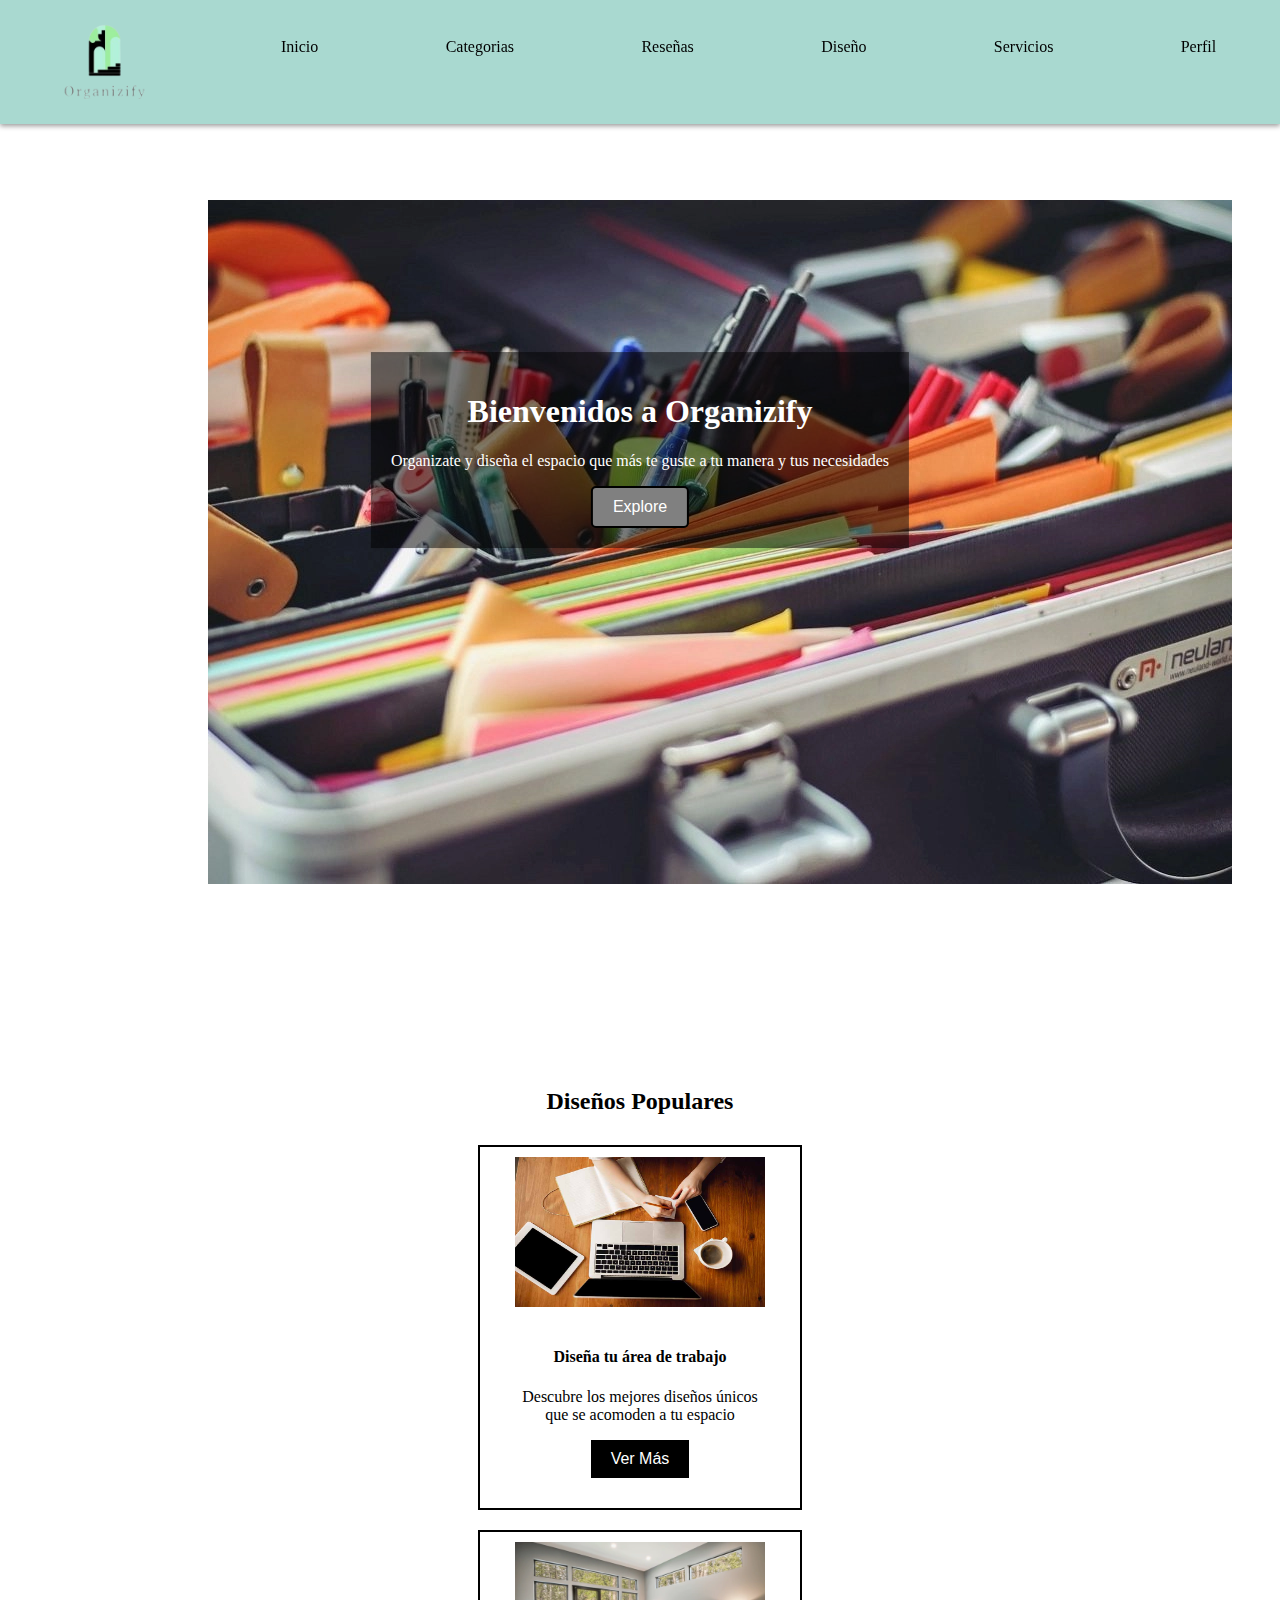
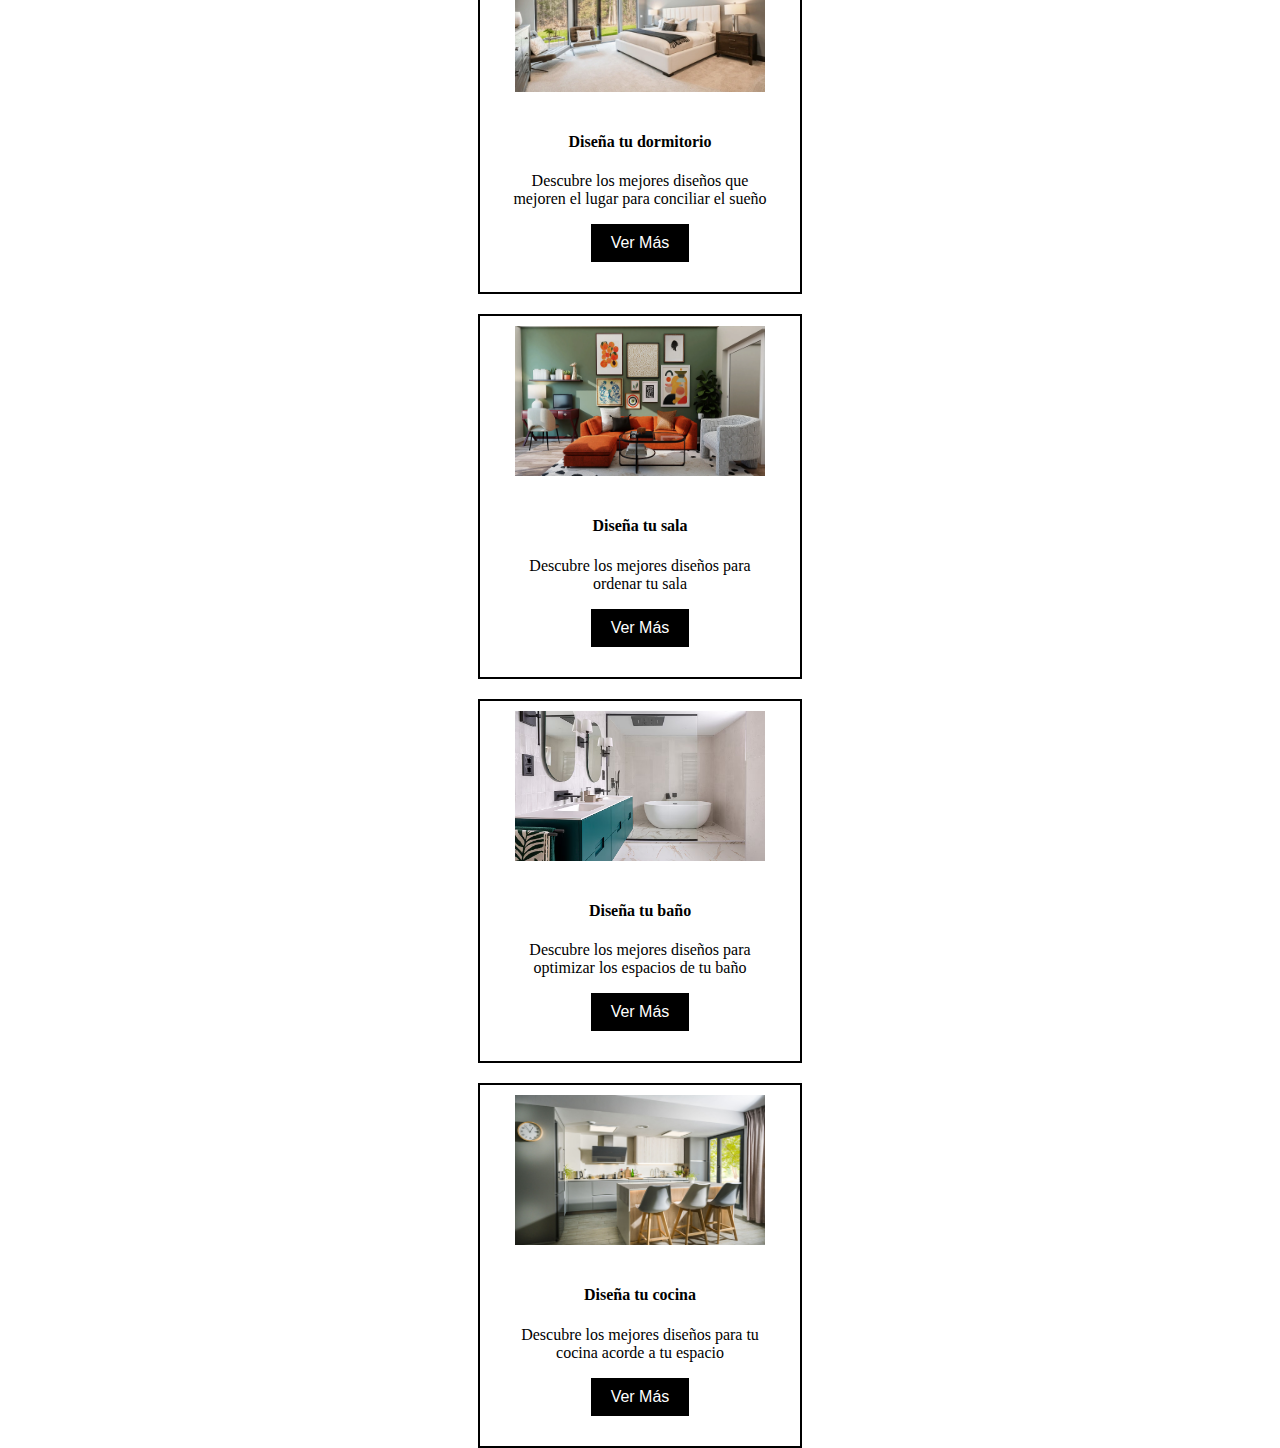
<file: public/index.html>
<!DOCTYPE html>
<html lang="en">
<head>
    <meta charset="UTF-8">
    <meta name="viewport" content="width=device-width, initial-scale=1.0">
    <title>Organizify</title>
    <link rel="stylesheet" href="../public/assets/styles/organizify.css">
</head>
<body>

 <nav> 
 <ul class="menu">
    <a class="logo"><img height="100"

        width="120"
      
        src="../public/assets/images/empresa.png"
      
        alt=""/>
    </a> 
 <li><a href="#">Inicio</a></li>
 <li><a href="categorias.html">Categorias</a></li>
 <li><a href="reseñas.html">Reseñas</a></li>
 <li><a href="diseños.html">Diseño</a></li>
 <li><a href="servicios.html">Servicios</a></li>
 <li><a href="perfil.html">Perfil</a></li>
 
 </ul>
 </nav>
 


   <div class="container">
    <img src='../public/assets/images/efecto.webp' alt="">
    <div class="texto">
    <h1>Bienvenidos a Organizify</h1>
    <p>Organizate y diseña el espacio 
    que más te guste a tu manera y tus necesidades</p>
    <center><button>Explore</button><center>
   </div>
   </div>



   <section class="conjunto_imagen">
    <h2 class="section_header"><center>Diseños Populares</center></h2>
<div class="popular_grid">

    <div class="popular_card">
        <img src="../public/assets/images/area.jpg" alt="">
        <div class="popular_content">
        <div class="popular_card_header">
         <h4>Diseña tu área de trabajo</h4>
        </div>
        <p>Descubre los mejores diseños únicos
            que se acomoden a tu espacio
        </p>
        <button>Ver Más</button>
        </div>
    </div>

<div class="popular_card">
        <img src="../public/assets/images/dormitorio.webp" alt="">
        <div class="popular_content">
        <div class="popular_card_header">
         <h4>Diseña tu dormitorio</h4>
        </div>
        <p>Descubre los mejores diseños que mejoren
            el lugar para conciliar el sueño
        </p>
        <button>Ver Más</button>
        </div>
    </div>

    <div class="popular_card">
        <img src="../public/assets/images/sala.webp" alt="">
        <div class="popular_content">
        <div class="popular_card_header">
         <h4>Diseña tu sala</h4>
        </div>
        <p>Descubre los mejores diseños para ordenar tu sala
        </p>
        <button>Ver Más</button>
        </div>
    </div>

    <div class="popular_card">
        <img src="../public/assets/images/baño.avif" alt="">
        <div class="popular_content">
        <div class="popular_card_header">
         <h4>Diseña tu baño</h4>
        </div>
        <p>Descubre los mejores diseños para optimizar
            los espacios de tu baño
        </p>
        <button>Ver Más</button>
        </div>
    </div>

    <div class="popular_card">
        <img src="../public/assets/images/cocina.jpg" alt="">
        <div class="popular_content">
        <div class="popular_card_header">
         <h4>Diseña tu cocina</h4>
        </div>
        <p>Descubre los mejores diseños para tu cocina
            acorde a tu espacio
        </p>
        <button>Ver Más</button>
        </div>
    </div>

</div>
   
</section>



</body>
</html>
</file>
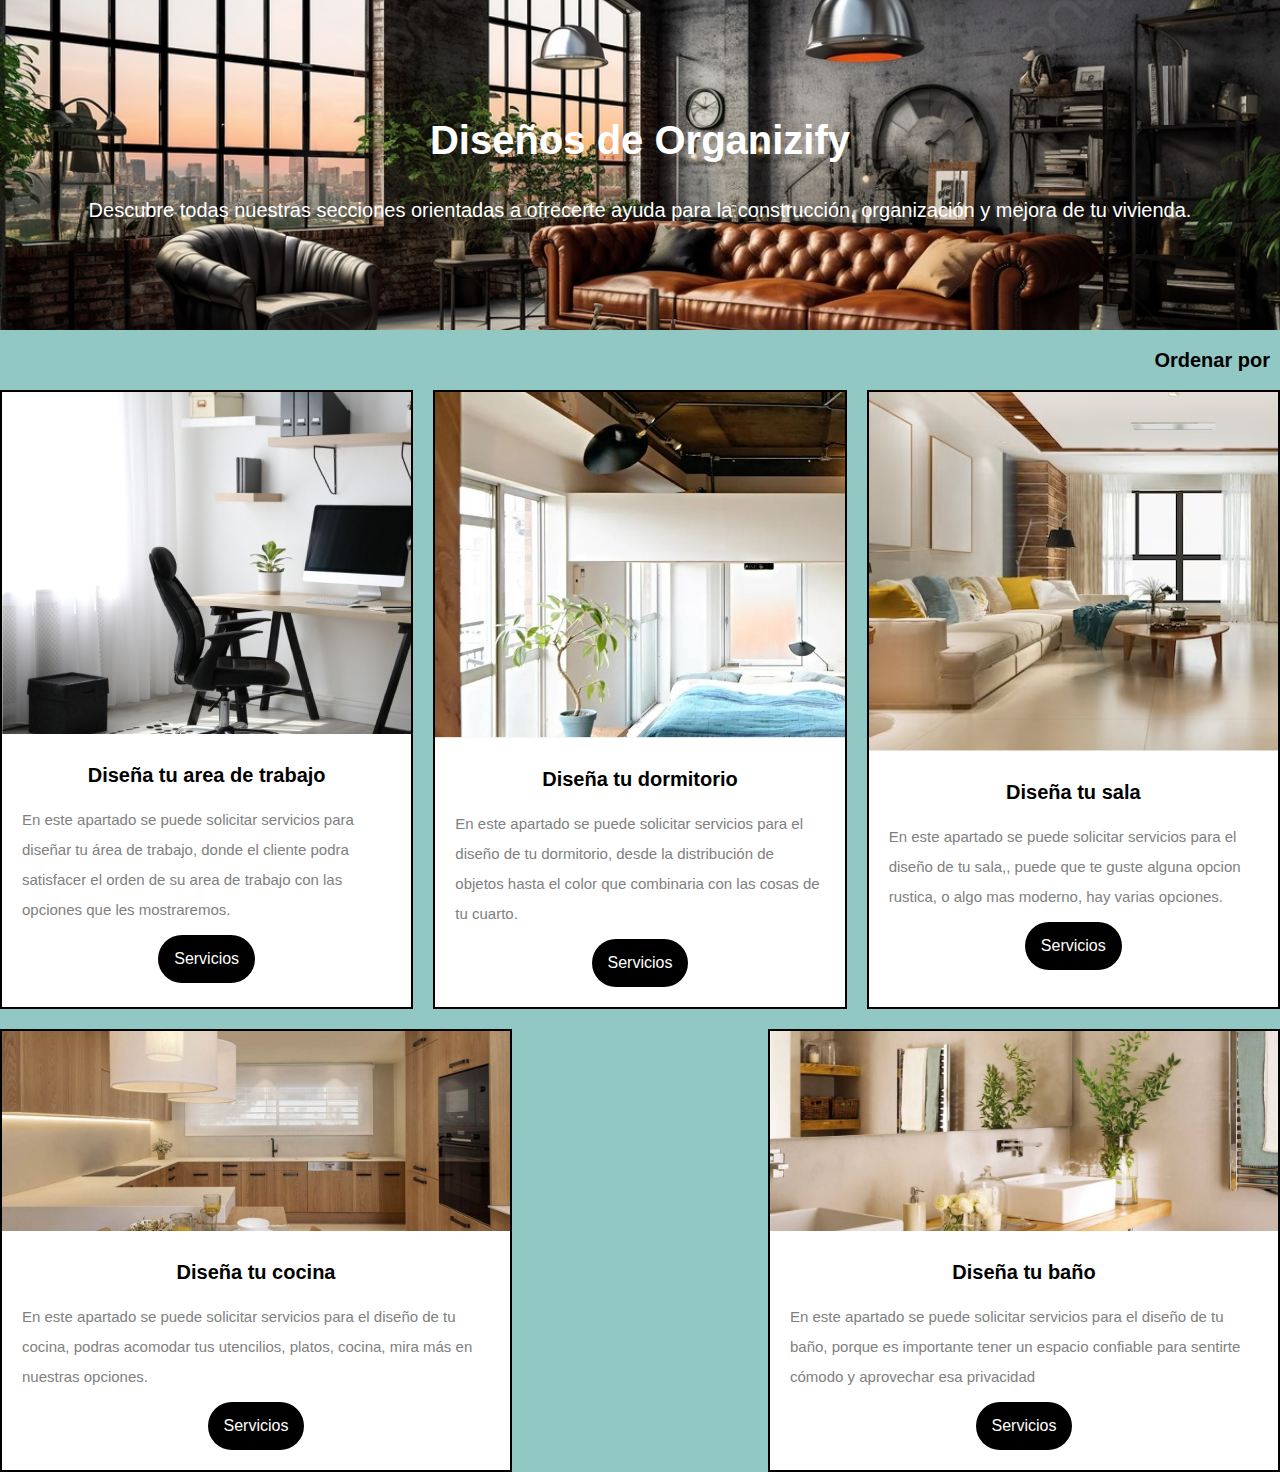
<file: public/diseños.html>
<!DOCTYPE html>
<html lang="es">
<head>
    <meta charset="UTF-8">
    <meta name="viewport" content="width=device-width, initial-scale=1.0">
    <title>Diseños</title>
    <link rel="stylesheet" href="../public/assets/styles/diseño.css">
</head>
<body>

<!--ENCABEZADO-->
    <header class="Container_Titulo">
        <h1>Diseños de Organizify</h1>
        <p>Descubre todas nuestras secciones orientadas a ofrecerte ayuda para la construcción, organización y mejora de tu vivienda. </p>
    </header>

    <div id="Filtros">
        <div class="Container_Filtros">
            <div class="texto_filtros">
                <h2>Ordenar por </h2>
            </div>
        </div>
    </div>

<!--contenedor principal-->
    <main class="container_diseños">
        <!-- seccion de contenido-->
        <section id="Categorias" class="texto_categorias">

            <!--categorías-->

            <!--categoría 1-->
            <article class="col-xs-12-sm-6 col-md-4 cold-xl-3">
                <picture>
                    <img class="imagen" src="../public/assets/images/diseñatuareadetrabajo.jpg"alt="Interiores">
                </picture>
                <h4>Diseña tu area de trabajo</h4>
                    <p class="descripcion">En este apartado se puede solicitar servicios para diseñar tu área de trabajo, donde el cliente podra satisfacer el orden de su area de trabajo con las opciones que les mostraremos.</p>
                    <a href="" class="btn btn-light"><i class="bi bi-patch-plus-fill"></i>Servicios</a>
            </article>

            <!--categoría 2-->
            <article class="col-xs-12-sm-6 col-md-4 cold-xl-3">
                <picture>
                    <img class="imagen" src="../public/assets/images/diseñatudormitorio.jpg"alt="Interiores">
                </picture>
                <h4>Diseña tu dormitorio</h4>
                    <p class="descripcion">En este apartado se puede solicitar servicios para el diseño de tu dormitorio, desde la distribución de objetos hasta el color que combinaria con las cosas de tu cuarto.</p>
                    <a href="" class="btn btn-light"><i class="bi bi-patch-plus-fill"></i>Servicios</a>
            </article>

            <!--categoría 3-->
            <article class="col-xs-12-sm-6 col-md-4 cold-xl-3">
                <picture>
                    <img class="imagen" src="../public/assets/images/diseñatusala.jpg"alt="Interiores">
                </picture>
                <h4>Diseña tu sala</h4>
                    <p class="descripcion">En este apartado se puede solicitar servicios para el diseño de tu sala,, puede que te guste alguna opcion rustica, o algo mas moderno, hay varias opciones.</p>
                    <a href="" class="btn btn-light"><i class="bi bi-patch-plus-fill"></i>Servicios</a>
            </article>

            <!--categoría 4-->
            <article class="col-xs-12-sm-6 col-md-4 cold-xl-3">
                <picture>
                    <img class="img-product" src="../public/assets/images/diseñatucocina.jpg" alt="Diseña tu cocina">
                </picture>
                <h4>Diseña tu cocina</h4>
                    <p class="descripcion">En este apartado se puede solicitar servicios para el diseño de tu cocina, podras acomodar tus utencilios, platos, cocina, mira más en nuestras opciones.</p>
                    <a href="" class="btn btn-light"><i class="bi bi-patch-plus-fill"></i>Servicios</a>
            </article>

            <!--categoría 5-->
            <article class="col-xs-12-sm-6 col-md-4 cold-xl-3">
                <picture>
                    <img class="img-product" src="../public/assets/images/diseñatubaño.jpg" alt="Diseña tu baño">
                </picture>
                <h4>Diseña tu baño</h4>
                    <p class="descripcion">En este apartado se puede solicitar servicios para el diseño de tu baño, porque es importante tener un espacio confiable para sentirte cómodo y aprovechar esa privacidad </p>
                    <a href="" class="btn btn-light"><i class="bi bi-patch-plus-fill"></i>Servicios</a>
            </article>
        </section>
    </main>

</body>
</html>
</file>
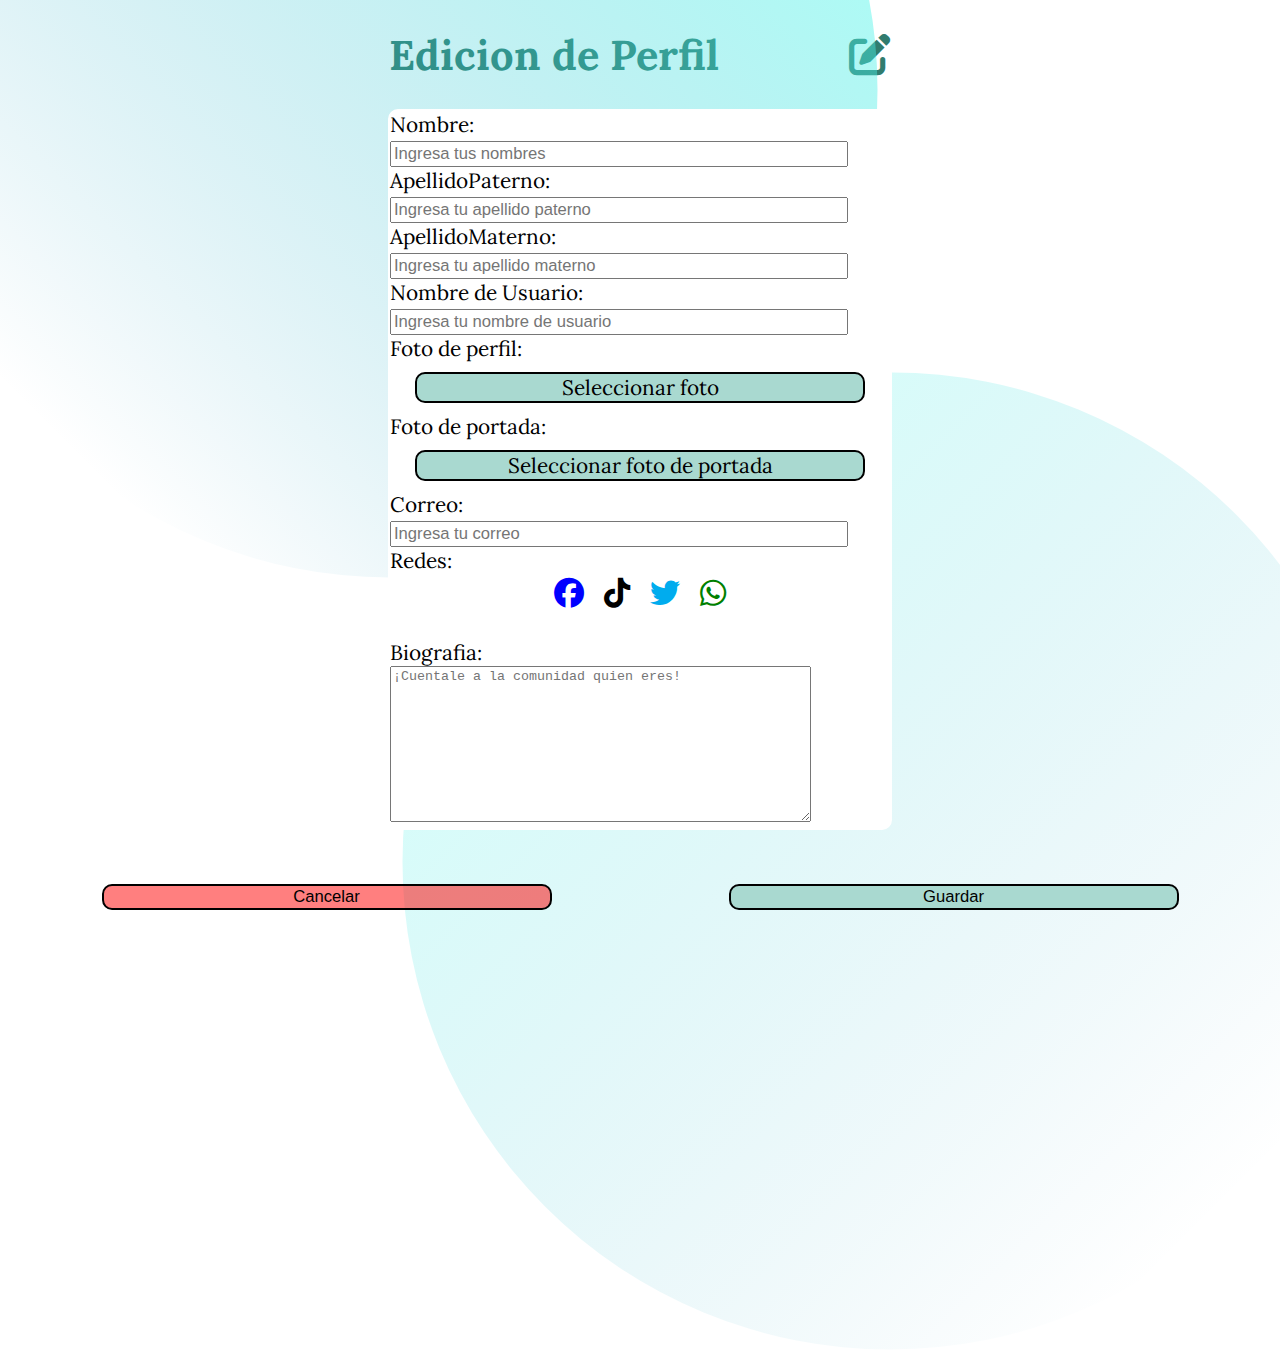
<file: public/editarperfil.html>
<!DOCTYPE html>
<html lang="en">
<head>
    <meta charset="UTF-8">
    <meta name="viewport" content="width=device-width, initial-scale=1.0">
    <link rel="preconnect" href="https://fonts.googleapis.com">
    <link rel="preconnect" href="https://fonts.gstatic.com" crossorigin>
    <link href="https://fonts.googleapis.com/css2?family=Lora:ital,wght@0,400..700;1,400..700&display=swap" rel="stylesheet">
    <link rel="stylesheet" href="../public/assets/styles/styleperfil.css">
    <link rel="stylesheet" href="https://cdnjs.cloudflare.com/ajax/libs/font-awesome/6.5.2/css/all.min.css">
    <script src="../public/assets/scripts/EditarPerfil.js" type="text/javascript"></script>

    <title>editar perfil</title>
</head>
<body>
    <h1>Edicion de Perfil <span><i class="fa-solid fa-pen-to-square"></i></span></h1>

    <img src="../public/assets/images/top-circle.svg" alt="" class="bg_image bg_image_top" />
    <img src="../public/assets/images/bottom-circle.svg" alt="" class="bg_image bg_image_bottom"/>
    

    <form  name="editar"   class="edit" action="/formulario" method="get">
        <!-- Action tiene la direccion de nuestro servidor para guardar datos-->
        <label for="nombre">Nombre:</label>
        <input type="text" id="nombre" name="nombre" placeholder="Ingresa tus nombres"/>
        <br>
        <label for="apellido1">ApellidoPaterno:</label>
        <input type="text" id="apellido1" name="apellido1" placeholder="Ingresa tu apellido paterno"/>
        <br>
        <label for="apellido2">ApellidoMaterno:</label>
        <input type="text" id="apellido2" name="apellido2" placeholder="Ingresa tu apellido materno"/>
        <br>
        <label for="nombreusuario">Nombre de Usuario:</label>
        <input type="text" id="nombreusuario" name="nombreusuario" placeholder="Ingresa tu nombre de usuario"/>
        <br>
        <label for="foto">Foto de perfil:</label>
        <p class="b3">Seleccionar foto</p>
        
        <label for="foto">Foto de portada:</label>
        <span><p class="b4">Seleccionar foto de portada</p></span>
        
        <label for="correo">Correo:</label>
        <input type="text" id="correo" name="correo" placeholder="Ingresa tu correo"/>
        <br>
        <label for="redes">Redes:
            <div class="iconos">
                <a href="#" class="f"><i class="fa-brands fa-facebook"></i></a>
                <a href="#" class="tt"><i class="fa-brands fa-tiktok"></i></a>
                <a href="#" class="t"><i class="fa-brands fa-twitter"></i></a>
                <a href="#" class="w"><i class="fa-brands fa-whatsapp"></i></a>  
            </div>
        </label>
        
        <br>
        <label for="bio">Biografia:</label>
        <textarea  rows ="10" cols="50" id="bio" placeholder="¡Cuentale a la comunidad quien eres!" name="bio"></textarea>
        <br>
    </form>

    <div class="contenedor">

        <input  class="b1" type="button"  value="Cancelar" >
        <input  class="b2" type="button"  value="Guardar"
                   onclick="Guardar()" >
    </div>

    
</body>
</html>
</file>
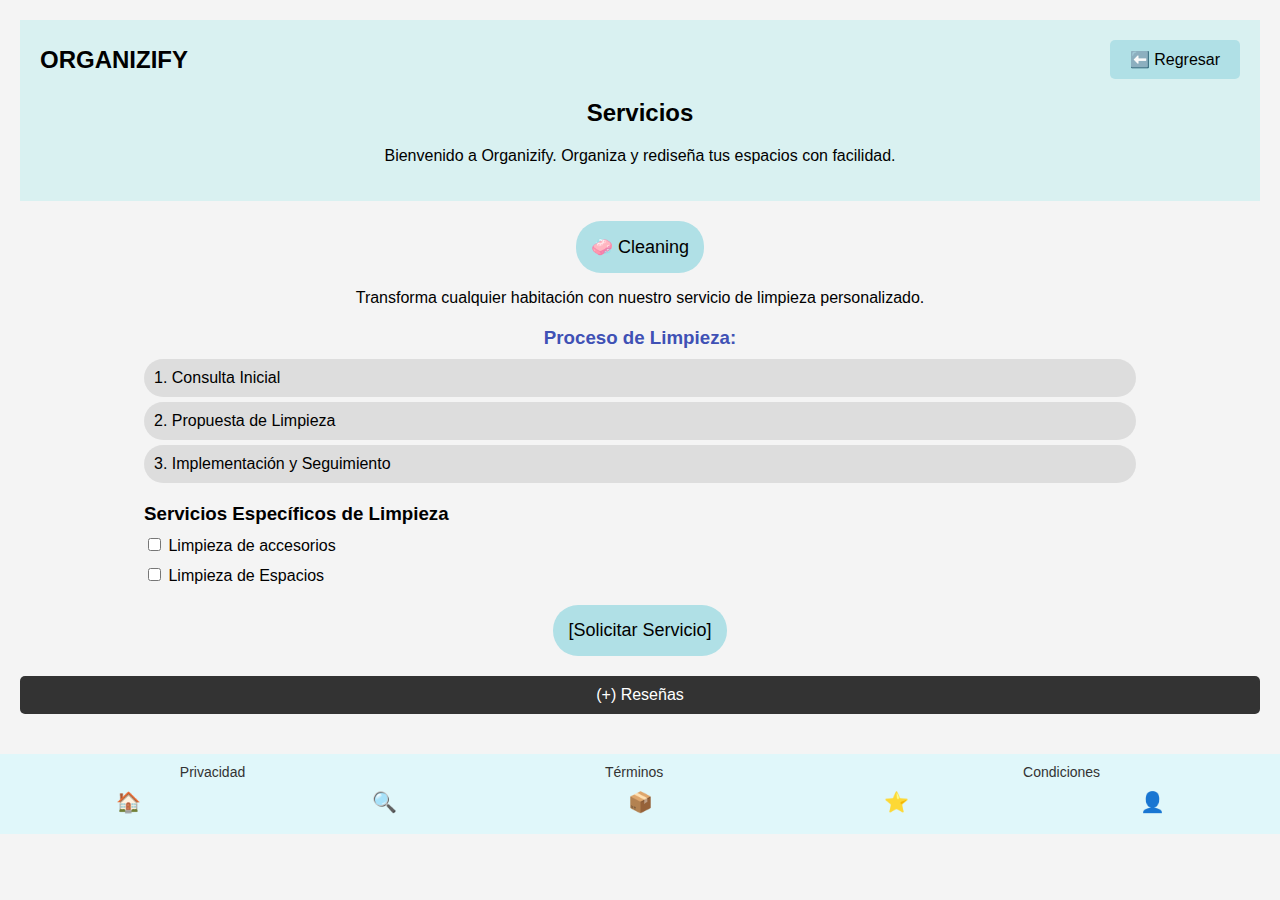
<file: public/limpieza.html>
<!DOCTYPE html>
<html lang="es">
<head>
    <meta charset="UTF-8">
    <meta name="viewport" content="width=device-width, initial-scale=1.0">
    <title>Cleaning</title>
    <link rel="stylesheet" href="../public/assets/styles/styleLimpieza.css">
</head>
<body>
    <div class="container">
        <div class="header">
            <div class="top-bar">
                <h1>ORGANIZIFY</h1>
                <a href="servicios.html" class="back-button">⬅️ Regresar</a>
            </div>
            <h2>Servicios</h2>
            <p>Bienvenido a Organizify. Organiza y rediseña tus espacios con facilidad.</p>
        </div>
        
        <div class="service-overview">
            <button class="service-main-button">🧼 Cleaning</button>
            <p>Transforma cualquier habitación con nuestro servicio de limpieza personalizado.</p>
            
            <div class="process">
                <h3>Proceso de Limpieza:</h3>
                <button class="process-step">1. Consulta Inicial</button>
                <button class="process-step">2. Propuesta de Limpieza</button>
                <button class="process-step">3. Implementación y Seguimiento</button>
            </div>

            <div class="specific-services">
                <h3>Servicios Específicos de Limpieza</h3>
                <label><input type="checkbox"> Limpieza de accesorios</label>
                <label><input type="checkbox"> Limpieza de Espacios</label>
            </div>
        </div>

        <button class="request-service-button">[Solicitar Servicio]</button>

        <a href="#" class="reviews-button">(+) Reseñas</a>

    </div>

    <footer>
        <nav>
            <ul>
                <li><a href="#">Privacidad</a></li>
                <li><a href="#">Términos</a></li>
                <li><a href="#">Condiciones</a></li>
            </ul>
        </nav>
        <div class="footer-icons">
            <span>🏠</span>
            <span>🔍</span>
            <span>📦</span>
            <span>⭐</span>
            <span>👤</span>
        </div>
    </footer>
</body>
</html>
</file>
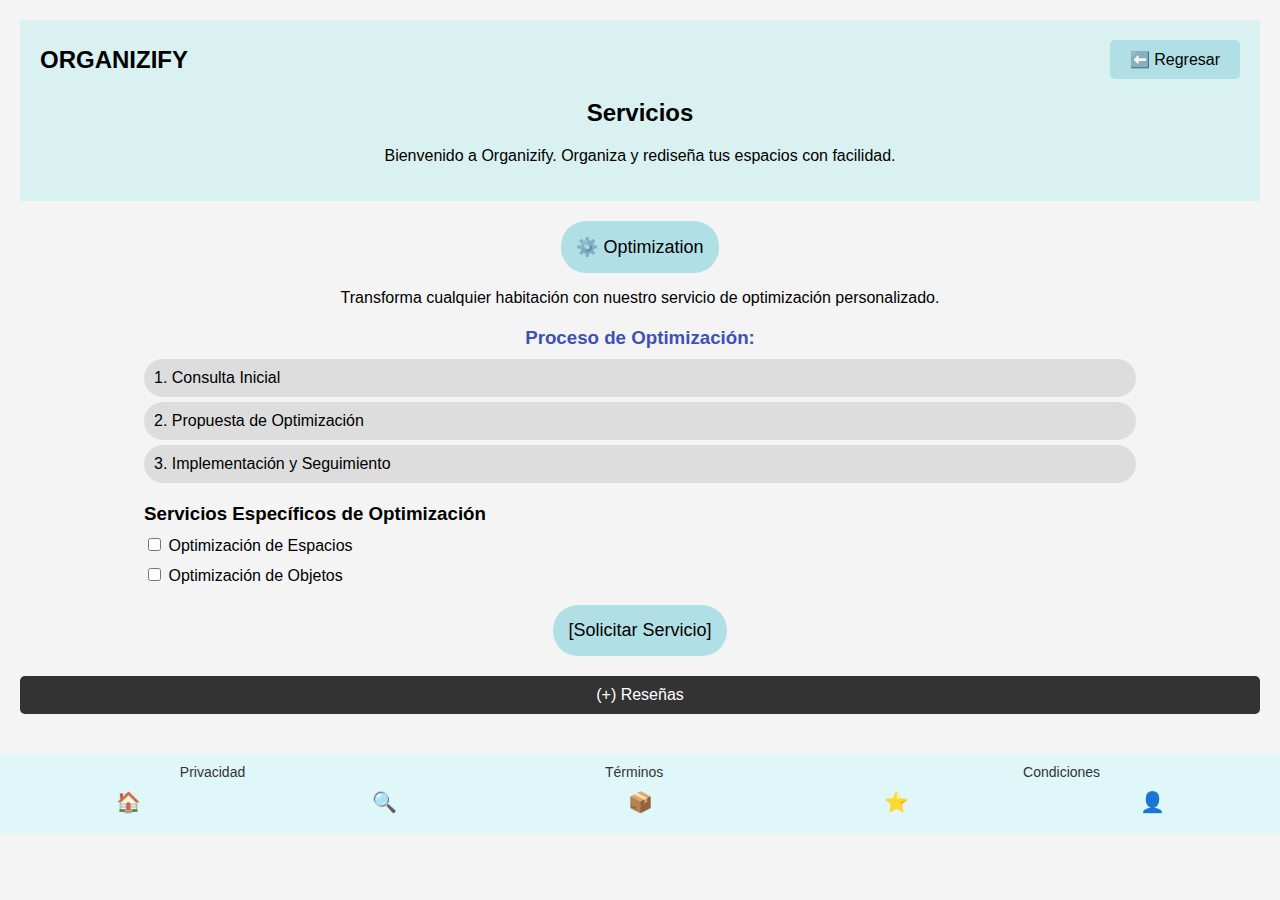
<file: public/optimizacion.html>
<!DOCTYPE html>
<html lang="es">
<head>
    <meta charset="UTF-8">
    <meta name="viewport" content="width=device-width, initial-scale=1.0">
    <title>Optimization</title>
    <link rel="stylesheet" href="../public/assets/styles/styleOptimizacion.css">
</head>
<body>
    <div class="container">
        <!-- Encabezado con botón de regreso y título -->
        <div class="header">
            <div class="top-bar">
                <h1>ORGANIZIFY</h1>
                <a href="servicios.html" class="back-button">⬅️ Regresar</a>
            </div>
            <h2>Servicios</h2>
            <p>Bienvenido a Organizify. Organiza y rediseña tus espacios con facilidad.</p>
        </div>
        
        <!-- Sección de vista general del servicio -->
        <div class="service-overview">
            <button class="service-main-button">⚙️ Optimization</button>
            <p>Transforma cualquier habitación con nuestro servicio de optimización personalizado.</p>
            
            <!-- Proceso de optimización -->
            <div class="process">
                <h3>Proceso de Optimización:</h3>
                <button class="process-step">1. Consulta Inicial</button>
                <button class="process-step">2. Propuesta de Optimización</button>
                <button class="process-step">3. Implementación y Seguimiento</button>
            </div>

            <!-- Servicios específicos de optimización -->
            <div class="specific-services">
                <h3>Servicios Específicos de Optimización</h3>
                <label><input type="checkbox"> Optimización de Espacios</label>
                <label><input type="checkbox"> Optimización de Objetos</label>
            </div>
        </div>

        <!-- Botón para solicitar el servicio -->
        <button class="request-service-button">[Solicitar Servicio]</button>

        <!-- Enlace a reseñas -->
        <a href="#" class="reviews-button">(+) Reseñas</a>
        
    </div>

    <!-- Barra de navegación inferior -->
    <footer>
        <nav>
            <ul>
                <li><a href="#">Privacidad</a></li>
                <li><a href="#">Términos</a></li>
                <li><a href="#">Condiciones</a></li>
            </ul>
        </nav>
        <div class="footer-icons">
            <span>🏠</span>
            <span>🔍</span>
            <span>📦</span>
            <span>⭐</span>
            <span>👤</span>
        </div>
    </footer>
</body>
</html>
</file>
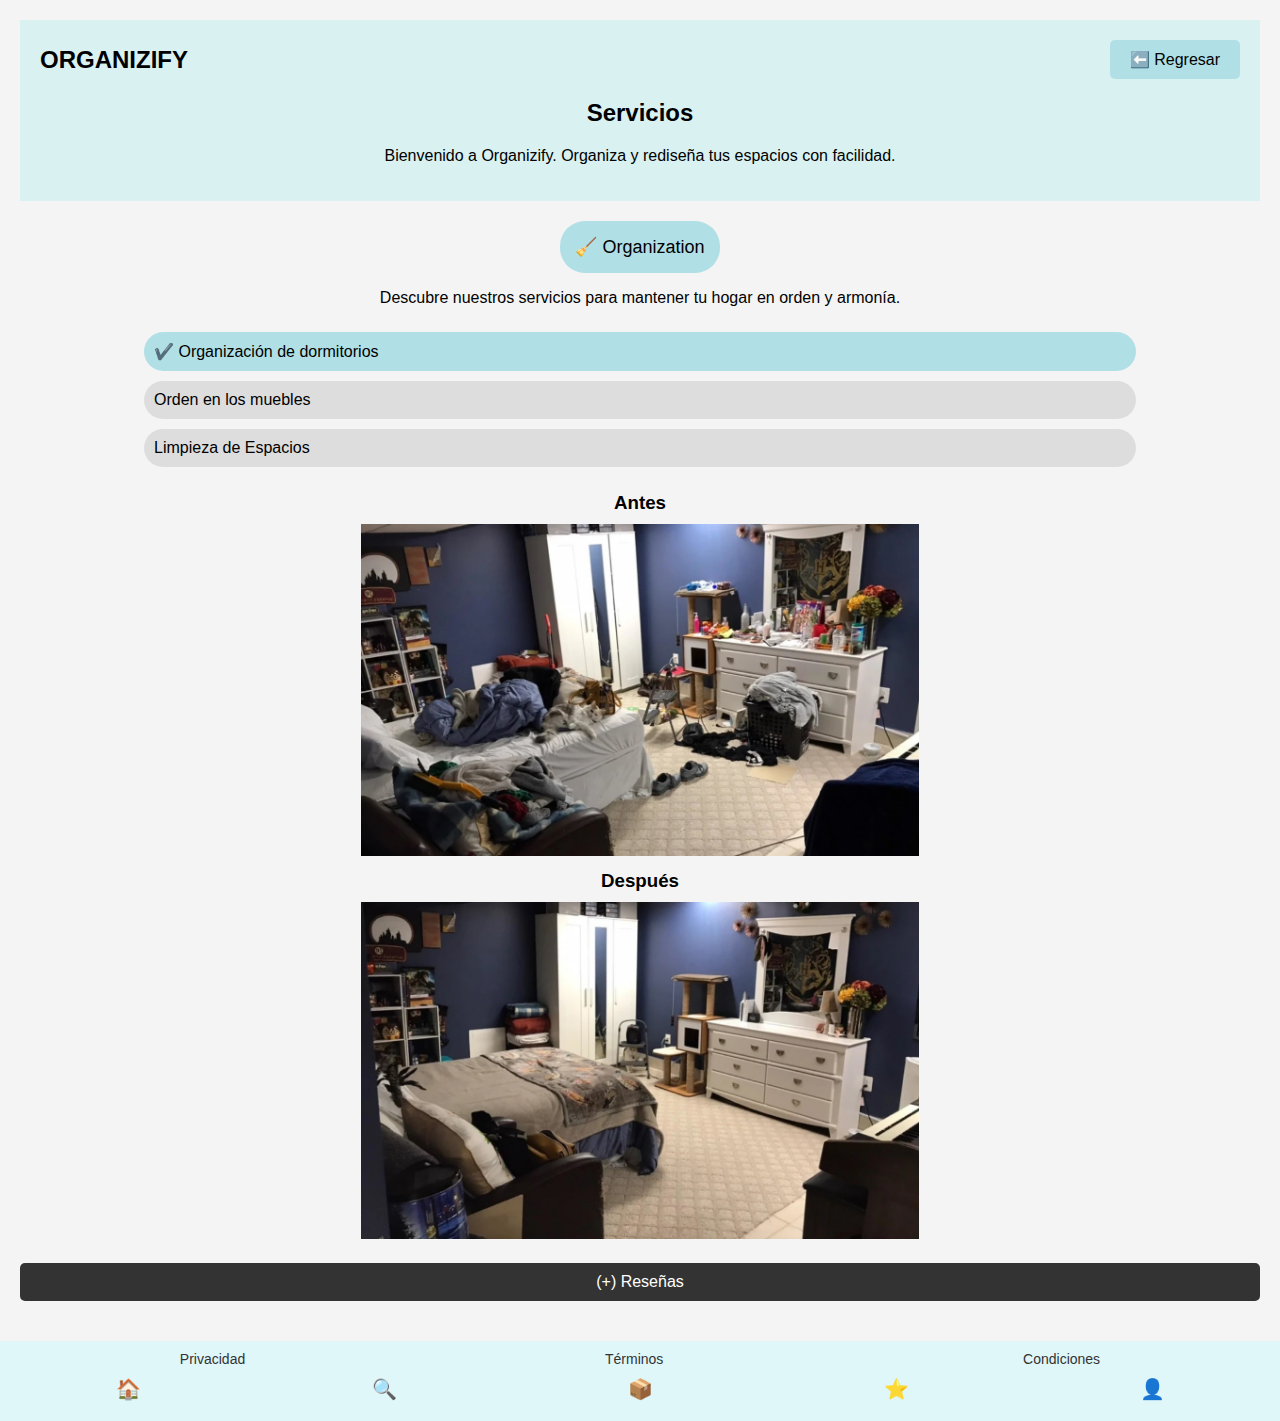
<file: public/organización.html>
<!DOCTYPE html>
<html lang="es">
<head>
    <meta charset="UTF-8">
    <meta name="viewport" content="width=device-width, initial-scale=1.0">
    <title>Organization</title>
    <link rel="stylesheet" href="../public/assets/styles/organización.css">
</head>
<body>
    <div class="container">
        <div class="header">
            <div class="top-bar">
                <h1>ORGANIZIFY</h1>
                <a href="servicios.html" class="back-button">⬅️ Regresar</a>
            </div>
            <h2>Servicios</h2>
            <p>Bienvenido a Organizify. Organiza y rediseña tus espacios con facilidad.</p>
        </div>
        
        <div class="service-overview">
            <button class="service-main-button">🧹 Organization</button>
            <p>Descubre nuestros servicios para mantener tu hogar en orden y armonía.</p>
            
            <div class="service-options">
                <button class="service-option">✔️ Organización de dormitorios</button>
                <button class="service-option">Orden en los muebles</button>
                <button class="service-option">Limpieza de Espacios</button>
            </div>
        </div>

        <div class="before-after">
            <h3>Antes</h3>
            <img src="../public/assets/images/Antes.jpg" alt="Antes de la organización">
            <h3>Después</h3>
            <img src="../public/assets/images/cuartoDespues.jpg" alt="Después de la organización">
        </div>

        <a href="#" class="reviews-button">(+) Reseñas</a>

    </div>
    <footer>
        <nav>
            <ul>
                <li>Privacidad</li>
                <li>Términos</li>
                <li>Condiciones</li>
            </ul>
        </nav>
        <div class="footer-icons">
            <span>🏠</span>
            <span>🔍</span>
            <span>📦</span>
            <span>⭐</span>
            <span>👤</span>
        </div>
    </footer>
</body>
</html>
</file>
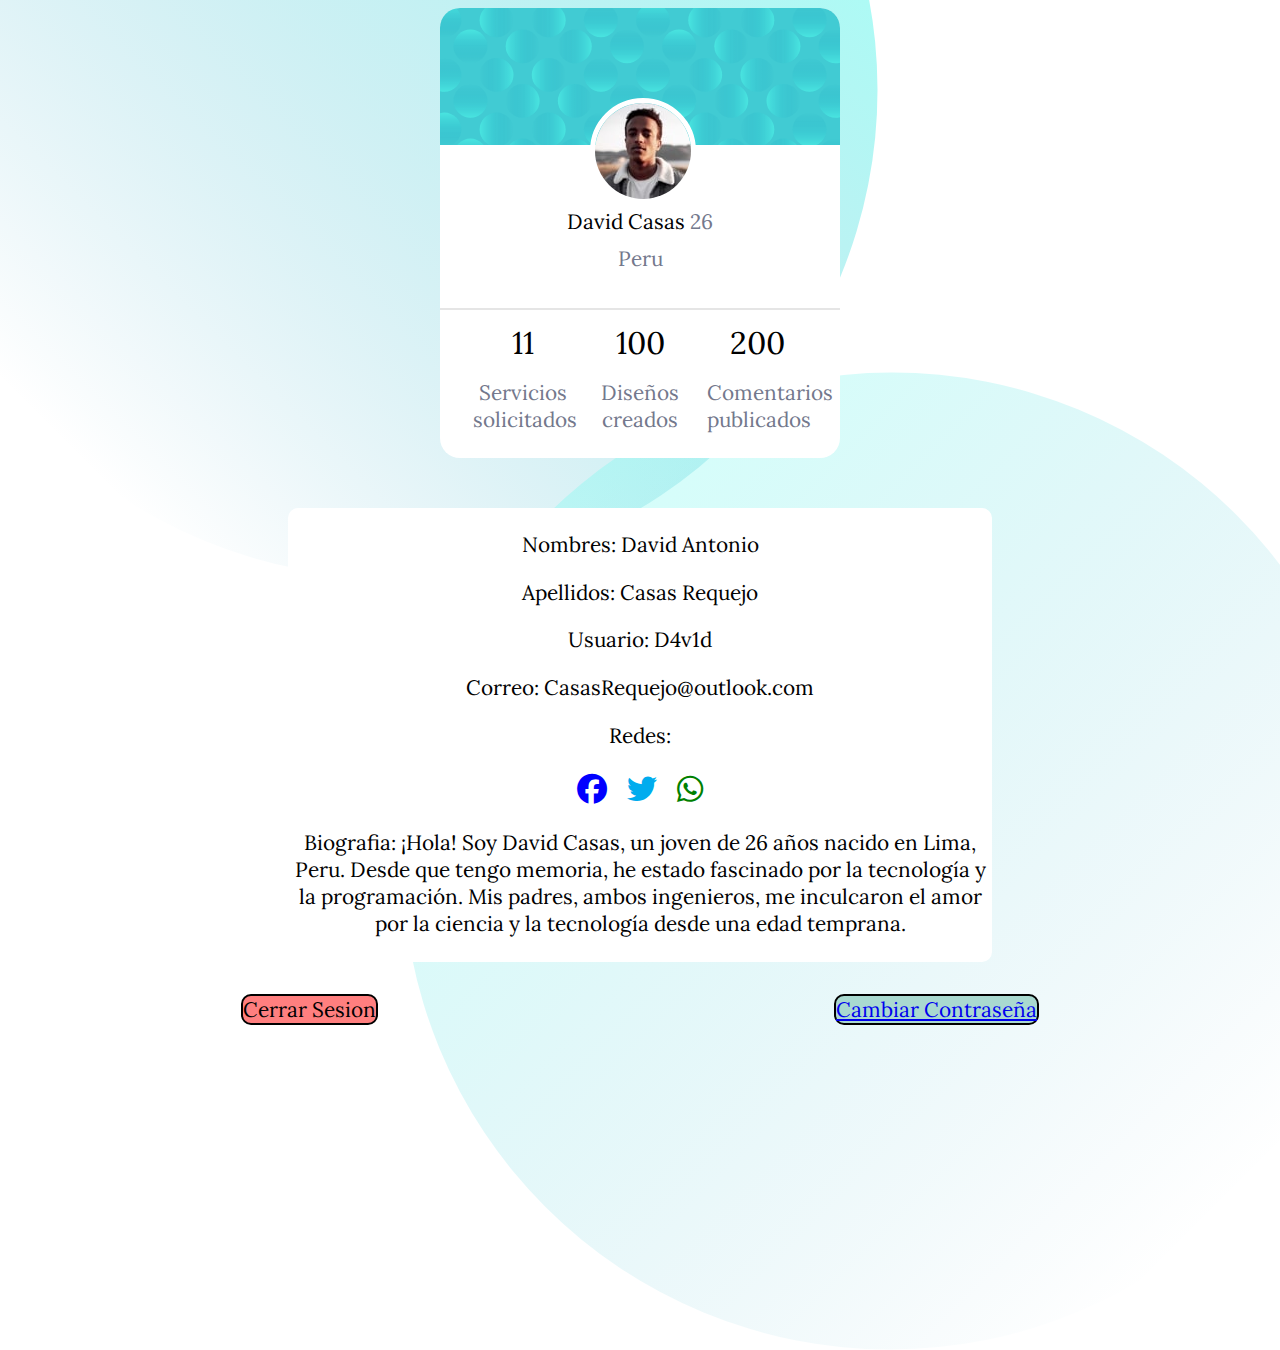
<file: public/perfil.html>
<!DOCTYPE html>
<html lang="en">
<head>
    <meta charset="UTF-8">
    <meta name="viewport" content="width=device-width, initial-scale=1.0">
    <link rel="preconnect" href="https://fonts.googleapis.com">
    <link rel="preconnect" href="https://fonts.gstatic.com" crossorigin>
    <link href="https://fonts.googleapis.com/css2?family=Lora:ital,wght@0,400..700;1,400..700&display=swap" rel="stylesheet">
    <link rel="stylesheet" href="../public/assets/styles/styleperfil.css">
    <link rel="stylesheet" href="https://cdnjs.cloudflare.com/ajax/libs/font-awesome/6.5.2/css/all.min.css">
    <title>perfil</title>
</head>
<body>
    <!-- <article class="bar">
        <footer class="bar_footer">
            <div class="button1">
                <p>Perfil</p>
            </div>
            <div class="button2">
                <p>Volver</p>
            </div>
        </footer>
    </article> -->
    
    

    <img src="../public/assets/images/top-circle.svg" alt="" class="bg_image bg_image_top" />
    <img src="../public/assets/images/bottom-circle.svg" alt="" class="bg_image bg_image_bottom"/>
    <article class="card">
        <header class="card_header">
            <img src="../public/assets/images/card-pattern.svg" alt="" class="card_header_imagen">
            <img src="../public/assets/images/victor.jpg" alt="" class="card_header_profile">
        </header>
        <section class="card_body">
            <p class="card_text"> David Casas
                <span class="card_text card_text_light"> 26 </span>
            </p>  
            <p class="card_text card_text_light"> Peru </p>            
        </section>
        <footer class="card_footer">
            <div class="card_stats">
                <p class="card_number">11</p>
                <p class="card_text card_text_light">Servicios solicitados</p>
            </div>
            <div class="card_stats">
                <p class="card_number">100</p>
                <p class="card_text card_text_light">Diseños creados</p>
            </div>
            <div class="card_stats">
                <p class="card_number">200</p>
                <p class="card_text card_text_light">Comentarios publicados</p>
            </div>
        </footer>

        <div></div>
    </article>

    <article class="informacion">
        <div>
            <p>Nombres: <span class="field">David Antonio</span></p>
            <p>Apellidos: <span class="field">Casas Requejo</span></p>
            <p>Usuario: <span class="field">D4v1d</span></p>
            <p>Correo: <span class="field">CasasRequejo@outlook.com</span></p>
            <p>Redes: <span>
                <div class="iconos">
                    <a href="#" class="f"><i class="fa-brands fa-facebook"></i></a>
                    <a href="#" class="t"><i class="fa-brands fa-twitter"></i></a>
                    <a href="#" class="w"><i class="fa-brands fa-whatsapp"></i></a>  
                </div>
            </span>
            <p>Biografia: <span class="field">¡Hola! Soy David Casas, un joven de 26 años nacido en Lima, Peru. Desde que tengo memoria, he estado fascinado por la tecnología y la programación. Mis padres, ambos ingenieros, me inculcaron el amor por la ciencia y la tecnología desde una edad temprana.</span></p>
        </div>
    </article>

    <div class="contenedor">
        <p class="b1">Cerrar Sesion</p>
        <a href="editarperfil.html" class="b2">Cambiar Contraseña</a>
    </div>

</body>
</html>
</file>
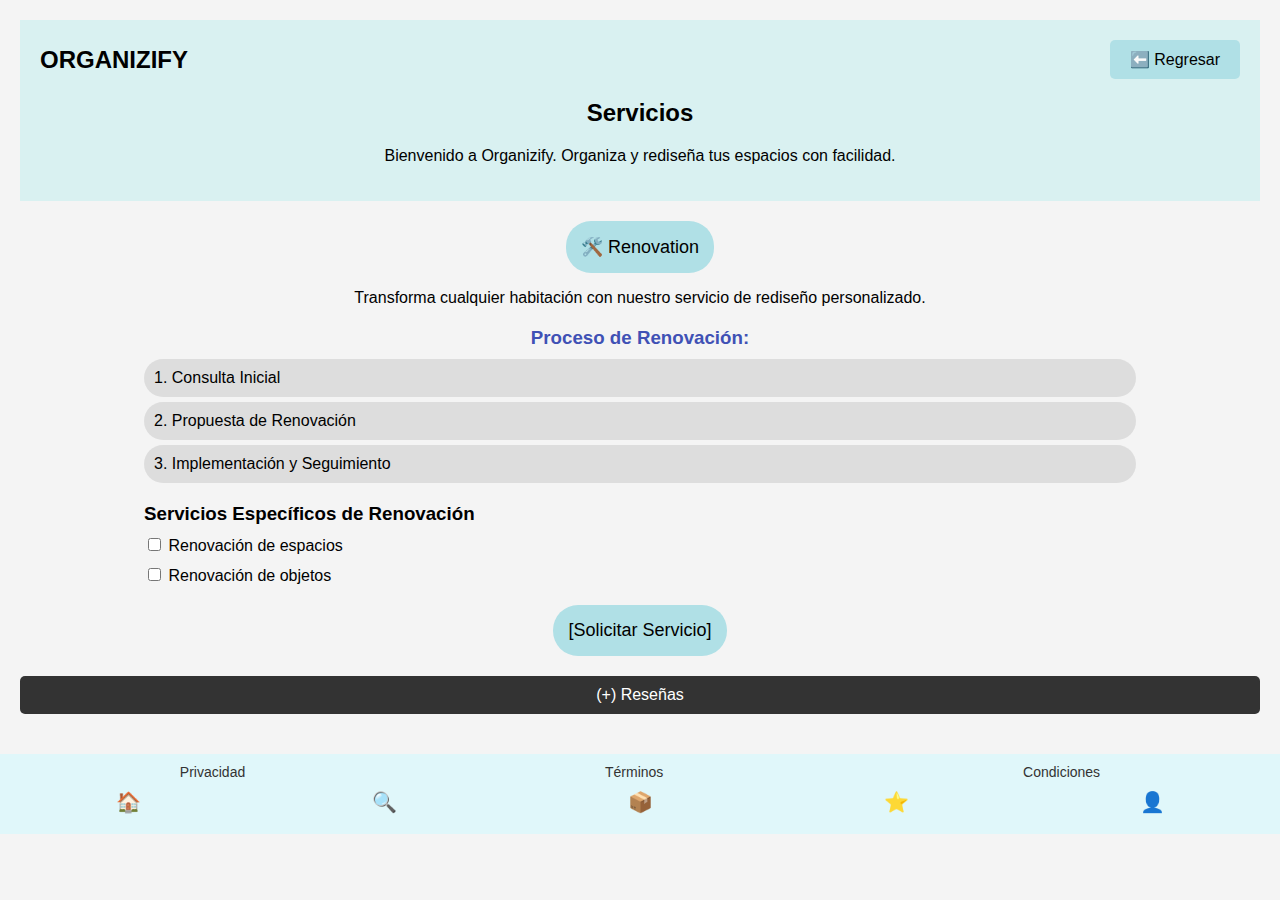
<file: public/renovación.html>
<!DOCTYPE html>
<html lang="es">
<head>
    <meta charset="UTF-8">
    <meta name="viewport" content="width=device-width, initial-scale=1.0">
    <title>Renovation</title>
    <link rel="stylesheet" href="../public/assets/styles/styleRenovación.css">
</head>
<body>
    <div class="container">
        <div class="header">
            <div class="top-bar">
                <h1>ORGANIZIFY</h1>
                <a href="servicios.html" class="back-button">⬅️ Regresar</a>
            </div>
            <h2>Servicios</h2>
            <p>Bienvenido a Organizify. Organiza y rediseña tus espacios con facilidad.</p>
        </div>
        
        <div class="service-overview">
            <button class="service-main-button">🛠️ Renovation</button>
            <p>Transforma cualquier habitación con nuestro servicio de rediseño personalizado.</p>
            
            <div class="process">
                <h3>Proceso de Renovación:</h3>
                <button class="process-step">1. Consulta Inicial</button>
                <button class="process-step">2. Propuesta de Renovación</button>
                <button class="process-step">3. Implementación y Seguimiento</button>
            </div>

            <div class="specific-services">
                <h3>Servicios Específicos de Renovación</h3>
                <label><input type="checkbox"> Renovación de espacios</label>
                <label><input type="checkbox"> Renovación de objetos</label>
            </div>
        </div>

        <button class="request-service-button">[Solicitar Servicio]</button>

        <a href="#" class="reviews-button">(+) Reseñas</a>
    </div>

    <footer>
        <nav>
            <ul>
                <li>Privacidad</li>
                <li>Términos</li>
                <li>Condiciones</li>
            </ul>
        </nav>
        <div class="footer-icons">
            <span>🏠</span>
            <span>🔍</span>
            <span>📦</span>
            <span>⭐</span>
            <span>👤</span>
        </div>
    </footer>
</body>
</html>
</file>
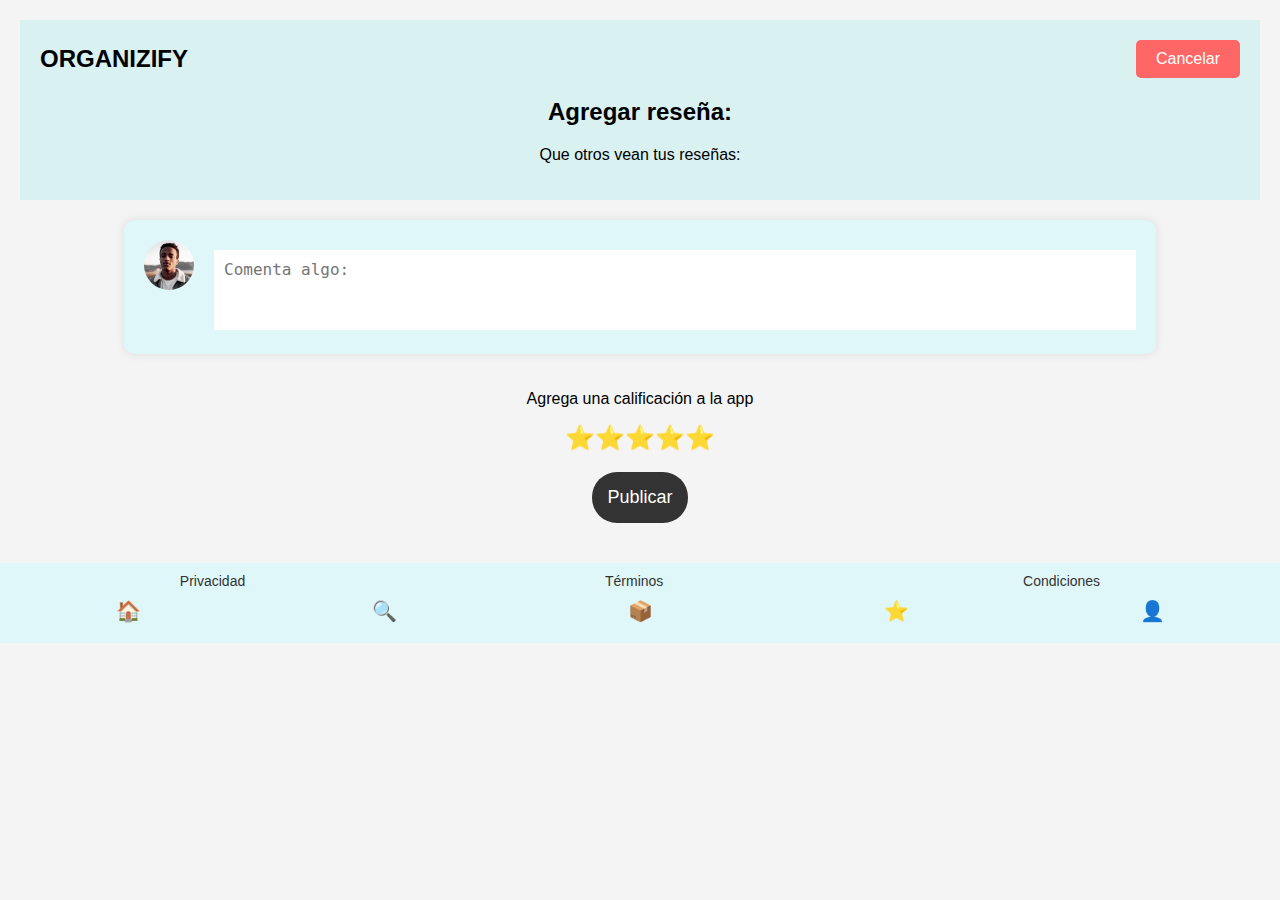
<file: public/reseñas.html>
<!DOCTYPE html>
<html lang="es">
<head>
    <meta charset="UTF-8">
    <meta name="viewport" content="width=device-width, initial-scale=1.0">
    <title>Agregar Reseña</title>
    <link rel="stylesheet" href="../public/assets/styles/styleReseña.css">
</head>
<body>
    <div class="container">
        <!-- Encabezado con botón de cancelar -->
        <div class="header">
            <div class="top-bar">
                <h1>ORGANIZIFY</h1>
                <a href="Organizify.html" class="cancel-button">Cancelar</a>
            </div>
            <h2>Agregar reseña:</h2>
            <p>Que otros vean tus reseñas:</p>
        </div>
        
        <!-- Sección de reseñas -->
        <div class="review-section">
            <div class="review-box">
                <img src="../public/assets/images/victor.jpg" alt="Perfil" class="profile-pic">
                <textarea placeholder="Comenta algo:" class="review-text"></textarea>
            </div>
            <p>Agrega una calificación a la app</p>
            <div class="rating">
                <!-- Aquí puedes usar iconos de estrellas -->
                ⭐⭐⭐⭐⭐
            </div>
        </div>

        <!-- Botón para publicar la reseña -->
        <button class="publish-button">Publicar</button>
    </div>

    <!-- Barra de navegación inferior -->
    <footer>
        <nav>
            <ul>
                <li>Privacidad</li>
                <li>Términos</li>
                <li>Condiciones</li>
            </ul>
        </nav>
        <div class="footer-icons">
            <span>🏠</span>
            <span>🔍</span>
            <span>📦</span>
            <span>⭐</span>
            <span>👤</span>
        </div>
    </footer>
</body>
</html>
</file>
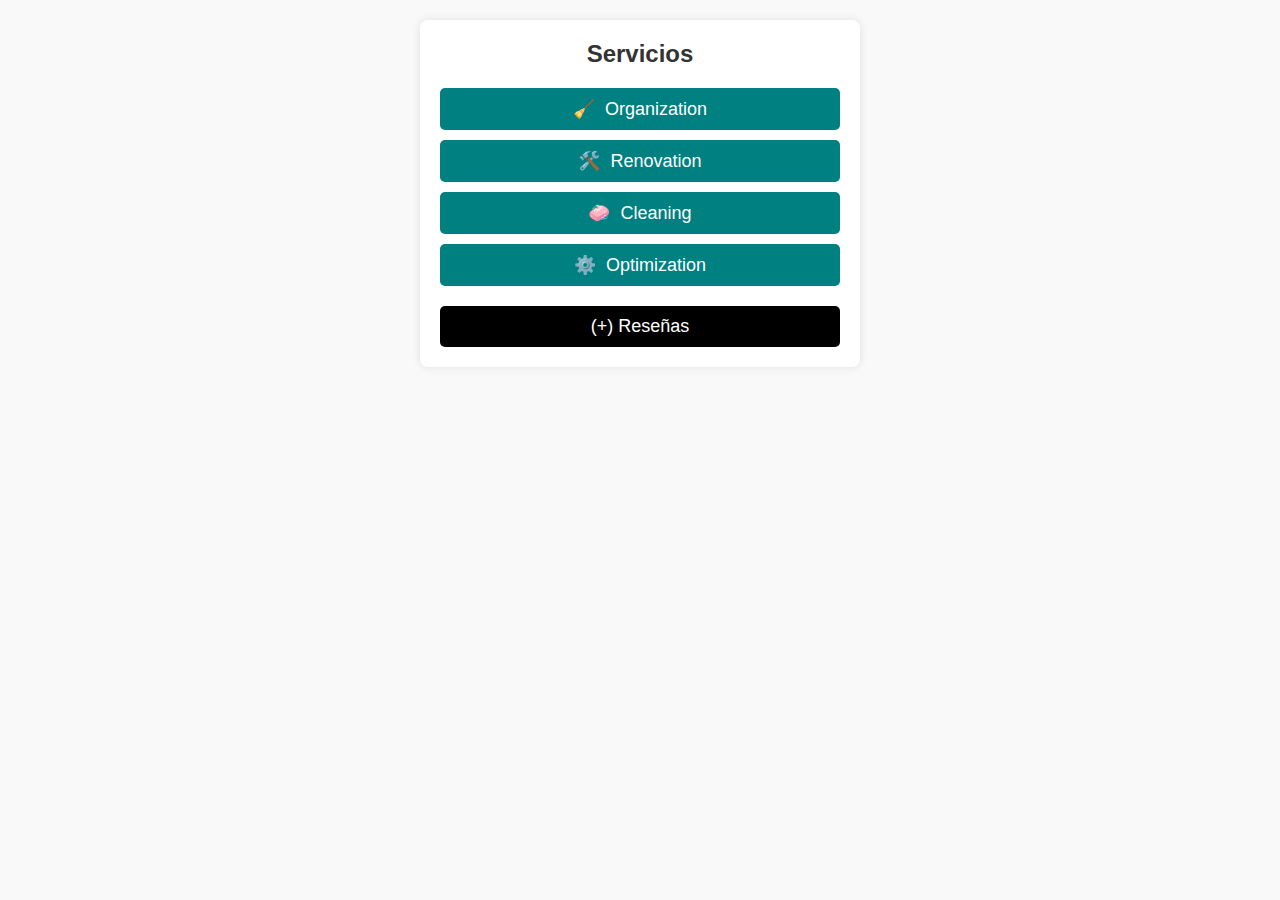
<file: public/servicios.html>
<!DOCTYPE html>
<html lang="es">
<head>
    <meta charset="UTF-8">
    <meta name="viewport" content="width=device-width, initial-scale=1.0">
    <title>Servicios</title>
    <link rel="stylesheet" href="../public/assets/styles/styleServicio.css">

</head>
<body>
    <div class="container">
        <div class="header">
            <h1>Servicios</h1>
        </div>
        <div class="services">
            <a href="organización.html" class="service-button">
                <span class="icon">🧹</span> Organization
            </a>
            <a href="renovación.html" class="service-button">
                <span class="icon">🛠️</span> Renovation
            </a>
            <a href="limpieza.html" class="service-button">
                <span class="icon">🧼</span> Cleaning
            </a>
            <a href="optimizacion.html" class="service-button">
                <span class="icon">⚙️</span> Optimization
            </a>
        </div>
        <a href="reseñas.html" class="reviews-button">
            (+) Reseñas
        </a>
    </div>
        <div class="service-detail" id="organization-detail" style="display: none;">
            <h2>Organization</h2>
            <p>Nuestro servicio de organización te ayuda a crear un espacio más ordenado y eficiente. Ya sea en el hogar o en la oficina, nuestros expertos se asegurarán de que todo esté en su lugar.</p>
            <h3>Beneficios:</h3>
            <ul>
                <li>Reducción del estrés</li>
                <li>Mayor eficiencia</li>
                <li>Mejora en la estética del espacio</li>
                <li>Más tiempo libre</li>
            </ul>
            <h3>Solicita este servicio:</h3>
            <form action="#" method="post">
                <label for="name">Nombre:</label>
                <input type="text" id="name" name="name" required>
                <br>
                <label for="email">Correo electrónico:</label>
                <input type="email" id="email" name="email" required>
                <br>
                <label for="message">Mensaje:</label>
                <textarea id="message" name="message" rows="4" required></textarea>
                <br>
                <button type="submit">Enviar</button>
            </form>
        </div>
    </div>

    <script>
        document.getElementById('organization-link').addEventListener('click', function(event) {
            event.preventDefault();
            document.getElementById('organization-detail').style.display = 'block';
        });
    </script>
</body>
</html>
</file>
<file: public/assets/styles/organizify.css>
.menu{
    position: fixed;
    top: 0;
    left: 0;
    width: 100%; /* Ocupa todo el ancho disponible */
    background-color: #f2f2f2; /* Color de fondo para la barra de navegación */
    list-style: none;
    display: flex;
    justify-content: space-around; /* Distribuye los elementos de manera uniforme */
    padding: 10px 0; /* Espacio interno arriba y abajo de la barra de navegación */
    margin: 0; /* Elimina el margen predeterminado */
    z-index: 1000; /* Asegura que esté sobre otros elementos */
    box-shadow: 0 2px 5px rgba(0,0,0,0.4); /* Sombra sutil */
    background-color: #a9d9d0;
}
.menu li{

    margin-top: 18px; /* Espacio entre elementos del menú */
    
}
.menu li a{
    padding: 10px 15px; /* Espacio interno de los enlaces */
    display: block;
    color: black;
    text-decoration: none;
    transition: background-color 0.4s ease; /* Transición suave para el color de fondo */
}

.menu li a:hover{
   background-color:white;
   display: flex;
}

.container{
    padding:100px;
    margin: 100px;
    text-align: center;
    
}
.container button{
    padding: 10px 20px;
  font-size: 16px;
  color: white;
  background-color: #808080; /* Gris */
  border: 2px solid black; /* Contorno negro */
  border-radius: 5px;
  cursor: pointer;
  outline: none;
  transition: background-color 0.3s, color 0.3s;
}
.container button:hover{
    background-color: #555;
}
.texto{ 

    position: absolute;
    top: 50%;
    left: 50%;
    transform: translate(-50%, -50%);
    background-color: rgba(0, 0, 0, 0.5); /* Fondo oscuro semitransparente */
    padding: 20px;
    color: white;
}

.popular_grid{
    display: grid;
    place-items: center; /* Centrar tanto horizontal como verticalmente */
    height: 100vh;
    margin-top: 30px;
    grid-template-columns: repeat(1,1fr);
    gap: 20px;
}
.popular_card{
    border: 2px solid black; /* Borde negro */
    padding: 10px; /* Espacio alrededor del contenido */
    width: 300px; /* Ancho del contenedor */
}
.popular_card_header{
    text-align: center; /* Centra el contenido */
    margin-top: 10px; 
}
.popular_content{
    text-align: center;
    padding: 20px;
}

.conjunto_imagen img{

   height: 150px;
   width: 250px;
   display: flex;
   margin: 0 auto;
}
.popular_card button{
    background-color: black; /* Fondo negro */
    color: white; /* Texto blanco */
    border: none; /* Sin borde */
    padding: 10px 20px; /* Espaciado interno */
    font-size: 16px; /* Tamaño de fuente */
    cursor: pointer; /* Cursor de puntero */
    transition: background-color 0.3s; /* Trans
    ición de color de fondo */
}
.popular_card button:hover{
    background-color: #808080;
    
}
</file>
<file: public/assets/styles/diseño.css>
*{
    margin: 0;
    padding: 0;
    box-sizing: border-box;
}

body{
    font-family: Inter, sans-serif;
    line-height: 2;
    background-color: rgb(146, 200, 196);
}

.Container_Titulo{
    background-image: url("../images/fondo.jpg");
    background-size: cover;
    background-position: center;
    position: relative;
    text-align: center;
    color: white;
    background-color: rgb(146, 200, 196);
    padding: 100px 20px;
}

.Container_Titulo h1{
    font-size: 40px;
    margin-bottom: 10px;
}

.Container_Titulo p{
    font-size: 20px;
}

#Filtros{
    background: whit;
    padding: 10px;
}

.Container_Filtros{
    display: flex;
    justify-content: flex-end;
    align-items: center;
}

.texto_filtros h2{
    margin: 0;
    font-size: 20px;
}

.container_Categorias{
    max-width: 1200px;
    margin: 20px auto;
    padding: 0 20px;
}

.texto_categorias{
    display: flex;
    flex-wrap: wrap;
    gap: 20px;
    justify-content: space-between;
}

.texto_categorias article{
    background: white;
    overflow: hidden;
    flex: 30%;
    max-width: 40%;
    display: flex;
    flex-direction: column;
    align-items: center;
    padding: 0px;
    border: 2px solid black;
}

.texto_categorias picture{
    width: 100%;
}

.img-product{
    width: 100%;
    height: 200px;
    object-fit: cover;
}

h4{
    margin: 10px 0;
    font-size: 20px;
}

.descripcion{
    width: 100%;
    color: gray;
    font-size: 15px;
    padding-left: 20px;
    padding-right: 20px;
}

.btn{
    background: black;
    color: white;
    padding: 8px 16px;
    margin-top: 10px;
    cursor: pointer;
    border-radius: 30px;
    transition: background 0.3s ease;
    margin-bottom: 20px;
    text-decoration: none;
}

.btn:hover{
    background-color: rgb(146, 200, 196);

}

@media (max-width: 768px){
    .texto_categorias article{
        flex: 1 1 100%;
        max-width: 100%;
    }
}
</file>
<file: public/assets/styles/styleperfil.css>
html{
    background-color: #fff;
    font-family: "Lora";
    font-size: 1.3em;
    overflow-x: hidden;
}
h1{
    display: flex;
    justify-content: center;
    gap:130px;
    position:relative;
    color: #317c6e;
}
/* overflow: hidden; YA NO HAY SCROLL */
.bg_image{
    position: absolute;
}

.bg_image_top{
    top: -400px;
    left: -100px;
}
.bg_image_bottom{
    bottom: -450px;
    right: -100px;
}

.card{
    position: relative;
    top: 0px;
    width: 400px;
    height: 450px;
    margin-left:auto;
    margin-right:auto;
    background-color: #fff;
    border-radius: 20px;
    overflow: hidden;
}


.card_header{
    position: relative;
    height: 120px;
    text-align: center;
}
.card_header_imagen{
    position: absolute;
    top:0;
    left:0;
    width: 100%;
}
.card_header_profile{
    position: absolute;
    top:90px;
    left:150px;
    border-radius: 50%;
    border: 5px solid #fff;
    background-color: #fff;
}
/* position: absolute; LO COLOCA POR ENCIMA */
/* movera desde top 90px */
/* movera desde left 120px */

.card_body{
    position: absolute;
    top: 200px;
    width: 100%;
    height: 100px;
    text-align: center;
    border-bottom: 2px solid rgb(0 0 0/0.1);
}

.card_text{
    margin:0;
    margin-bottom: 0.5em;
    
}
.card_text_light{
    color:hsl(227, 10%, 50%) ;
}

.card_footer{
    position: absolute;
    bottom: 15px;
    width: 100%;
    text-align: center;
}
/* movera desde bottom 15px */

.card_stats{
    display: inline-block;
    margin: 0px 0.3em;
    width: 100px;
}

.card_number{
    margin-bottom: 0.5em ;
    font-size: 1.5rem;
}
ul{
    list-style: none;
}
.informacion{
    background-color: #fff;
    text-align: center;
    border: 2px solid #fff;
    border-radius: 10px;
    position: relative;
    top: 0px;
    width: auto;
    width: 700px;
    height: 450px;
    margin-top: 50px;
    margin-left:auto;
    margin-right:auto;    
    overflow: hidden;
}

.contenedor{
    display: flex;
    justify-content:space-around;
    padding: 5px;
    align-items: center;
    height: 85px;
}
.b1{
    position: relative;
    text-align: center;
    border: 2px solid black;
    border-radius: 10px;
    margin:0 25px;
    background-color: rgba(255, 0, 0, 0.5);
}
.b2{
    position: relative;
    text-align: center;
    border: 2px solid black;
    border-radius: 10px;
    margin:0 25px;
    background-color: #a9d9d0;
}

.b1:hover{
    background-color: rgba(255, 0, 0, 0.9);
    cursor:pointer;
}

.b2:hover{
    background-color: aquamarine;
    cursor:pointer;
    align-items: center;
}

.edit{
    margin:20px 25px;
    position: relative;
    text-align: left;
    border: 2px solid #fff;
    border-radius: 10px;
    margin-left:auto;
    margin-right:auto; 
    width: 500px;
    background-color: #fff;
}
.iconos{
    display: flex;
    justify-content: center;
    gap:20px;    
}
.iconos a{
    font-size: 30px;
    transition: all ease 500ms;
}
.f{
    color: blue;
}
.w{
    color: green;
}
.tt{
    color: black;
}
.t{
    color:#00acee;
}
.iconos a:hover{
    transform: scale(2,2);
}
input{
    font-size: 0.8em;
}
.edit a{
    font-size: 30px;
    transition: all ease 500ms;
}
.edit a:hover{
    transform: scale(2,2);
}


.b3{
    position: relative;
    text-align: center;
    border: 2px solid black;
    border-radius: 10px;
    margin:10px 25px;
    width: auto;
    background-color: #a9d9d0;
}
.b4{
    position: relative;
    text-align: center;
    border: 2px solid black;
    border-radius: 10px;
    margin:10px 25px;
    width: auto;
    background-color: #a9d9d0;
}

.b3:hover{
    background-color: aquamarine;
    cursor:pointer;
}
.b4:hover{
    background-color: aquamarine;
    cursor:pointer;
}

input{
    width: 450px;
}
</file>
<file: public/assets/styles/styleLimpieza.css>
body {
    font-family: Arial, sans-serif;
    margin: 0;
    padding: 0;
    background-color: #f4f4f4;
}

.container {
    padding: 20px;
}

.header {
    text-align: center;
    background-color: #d9f1f1;
    padding: 20px 0;
    margin-bottom: 20px;
    position: relative;
}

.top-bar {
    display: flex;
    justify-content: space-between;
    align-items: center;
    padding: 0 20px;
}

.top-bar h1 {
    margin: 0;
    font-size: 24px;
}

.back-button {
    text-decoration: none;
    color: #000;
    background-color: #b0e0e6;
    padding: 10px 20px;
    border-radius: 5px;
}

.service-overview {
    text-align: center;
}

.service-main-button {
    display: block;
    margin: 0 auto;
    background-color: #b0e0e6;
    border: none;
    padding: 15px;
    border-radius: 25px;
    font-size: 18px;
    margin-bottom: 10px;
}

.process {
    margin: 20px 0;
}

.process h3 {
    color: #3f51b5;
    margin-bottom: 10px;
}

.process-step {
    display: block;
    background-color: #ddd;
    border: none;
    padding: 10px;
    border-radius: 25px;
    width: 80%;
    text-align: left;
    margin: 5px auto;
    font-size: 16px;
    cursor: pointer;
}

.specific-services {
    text-align: left;
    margin: 20px auto;
    width: 80%;
}

.specific-services h3 {
    margin-bottom: 10px;
}

.specific-services label {
    display: block;
    margin-bottom: 10px;
    font-size: 16px;
}

.request-service-button {
    display: block;
    margin: 20px auto;
    background-color: #b0e0e6;
    border: none;
    padding: 15px;
    border-radius: 25px;
    font-size: 18px;
    text-align: center;
}

.reviews-button {
    display: block;
    text-align: center;
    margin: 20px 0;
    text-decoration: none;
    background-color: #333;
    color: #fff;
    padding: 10px;
    border-radius: 5px;
}

footer {
    width: 100%;
    background-color: #e0f7fa;
    padding: 10px 0;
    text-align: center;
}

footer nav ul {
    list-style: none;
    padding: 0;
    margin: 0;
    display: flex;
    justify-content: space-around;
}

footer nav ul li {
    font-size: 14px;
    color: #333;
}

footer nav ul li a {
    text-decoration: none;
    color: #333;
}

.footer-icons {
    display: flex;
    justify-content: space-around;
    padding: 10px 0;
}

.footer-icons span {
    font-size: 20px;
    color: #333;
}
</file>
<file: public/assets/styles/styleOptimizacion.css>
/* Estilos generales del cuerpo */
body {
    font-family: Arial, sans-serif;
    margin: 0;
    padding: 0;
    background-color: #f4f4f4;
}

/* Contenedor principal */
.container {
    padding: 20px;
}

/* Estilos del encabezado */
.header {
    text-align: center;
    background-color: #d9f1f1;
    padding: 20px 0;
    margin-bottom: 20px;
    position: relative;
}

/* Barra superior con título y botón de regreso */
.top-bar {
    display: flex;
    justify-content: space-between;
    align-items: center;
    padding: 0 20px;
}

.top-bar h1 {
    margin: 0;
    font-size: 24px;
}

.back-button {
    text-decoration: none;
    color: #000;
    background-color: #b0e0e6;
    padding: 10px 20px;
    border-radius: 5px;
}

/* Estilos de la vista general del servicio */
.service-overview {
    text-align: center;
}

.service-main-button {
    display: block;
    margin: 0 auto;
    background-color: #b0e0e6;
    border: none;
    padding: 15px;
    border-radius: 25px;
    font-size: 18px;
    margin-bottom: 10px;
}

/* Estilos del proceso de optimización */
.process {
    margin: 20px 0;
}

.process h3 {
    color: #3f51b5;
    margin-bottom: 10px;
}

.process-step {
    display: block;
    background-color: #ddd;
    border: none;
    padding: 10px;
    border-radius: 25px;
    width: 80%;
    text-align: left;
    margin: 5px auto;
    font-size: 16px;
    cursor: pointer;
}

/* Servicios específicos de optimización */
.specific-services {
    text-align: left;
    margin: 20px auto;
    width: 80%;
}

.specific-services h3 {
    margin-bottom: 10px;
}

.specific-services label {
    display: block;
    margin-bottom: 10px;
    font-size: 16px;
}

/* Botón para solicitar el servicio */
.request-service-button {
    display: block;
    margin: 20px auto;
    background-color: #b0e0e6;
    border: none;
    padding: 15px;
    border-radius: 25px;
    font-size: 18px;
    text-align: center;
}

/* Botón para reseñas */
.reviews-button {
    display: block;
    text-align: center;
    margin: 20px 0;
    text-decoration: none;
    background-color: #333;
    color: #fff;
    padding: 10px;
    border-radius: 5px;
}

/* Pie de página con enlaces */
footer {
    width: 100%;
    background-color: #e0f7fa;
    padding: 10px 0;
    text-align: center;
}

footer nav ul {
    list-style: none;
    padding: 0;
    margin: 0;
    display: flex;
    justify-content: space-around;
}

footer nav ul li {
    font-size: 14px;
    color: #333;
}

footer nav ul li a {
    text-decoration: none;
    color: #333;
}

.footer-icons {
    display: flex;
    justify-content: space-around;
    padding: 10px 0;
}

.footer-icons span {
    font-size: 20px;
    color: #333;
}
</file>
<file: public/assets/styles/organización.css>
body {
    font-family: Arial, sans-serif;
    margin: 0;
    padding: 0;
    background-color: #f4f4f4;
}

.container {
    padding: 20px;
}

.header {
    text-align: center;
    background-color: #d9f1f1;
    padding: 20px 0;
    margin-bottom: 20px;
    position: relative;
}

.top-bar {
    display: flex;
    justify-content: space-between;
    align-items: center;
    padding: 0 20px;
}

.top-bar h1 {
    margin: 0;
    font-size: 24px;
}

.back-button {
    text-decoration: none;
    color: #000;
    background-color: #b0e0e6;
    padding: 10px 20px;
    border-radius: 5px;
}

.service-overview {
    text-align: center;
}

.service-main-button {
    display: block;
    margin: 0 auto;
    background-color: #b0e0e6;
    border: none;
    padding: 15px;
    border-radius: 25px;
    font-size: 18px;
    margin-bottom: 10px;
}

.service-options {
    display: flex;
    flex-direction: column;
    align-items: center;
    margin-top: 20px;
}

.service-option {
    background-color: #ddd;
    border: none;
    padding: 10px;
    border-radius: 25px;
    width: 80%;
    text-align: left;
    margin: 5px 0;
    font-size: 16px;
    cursor: pointer;
}

.service-option:first-of-type {
    background-color: #b0e0e6;
}

.before-after {
    text-align: center;
    margin: 20px 0;
}

.before-after h3 {
    margin: 10px 0;
}

.before-after img {
    width: 45%;
    margin: 0 2.5%;
}

.reviews-button {
    display: block;
    text-align: center;
    margin: 20px 0;
    text-decoration: none;
    background-color: #333;
    color: #fff;
    padding: 10px;
    border-radius: 5px;
}

footer {
    width: 100%;
    background-color: #e0f7fa;
    padding: 10px 0;
    text-align: center;
}

footer nav ul {
    list-style: none;
    padding: 0;
    margin: 0;
    display: flex;
    justify-content: space-around;
}

footer nav ul li {
    font-size: 14px;
    color: #333;
}

.footer-icons {
    display: flex;
    justify-content: space-around;
    padding: 10px 0;
}

.footer-icons span {
    font-size: 20px;
    color: #333;
}
</file>
<file: public/assets/styles/styleRenovación.css>
body {
    font-family: Arial, sans-serif;
    margin: 0;
    padding: 0;
    background-color: #f4f4f4;
}

.container {
    padding: 20px;
}

.header {
    text-align: center;
    background-color: #d9f1f1;
    padding: 20px 0;
    margin-bottom: 20px;
    position: relative;
}

.top-bar {
    display: flex;
    justify-content: space-between;
    align-items: center;
    padding: 0 20px;
}

.top-bar h1 {
    margin: 0;
    font-size: 24px;
}

.back-button {
    text-decoration: none;
    color: #000;
    background-color: #b0e0e6;
    padding: 10px 20px;
    border-radius: 5px;
}

.service-overview {
    text-align: center;
}

.service-main-button {
    display: block;
    margin: 0 auto;
    background-color: #b0e0e6;
    border: none;
    padding: 15px;
    border-radius: 25px;
    font-size: 18px;
    margin-bottom: 10px;
}

.process {
    margin: 20px 0;
}

.process h3 {
    color: #3f51b5;
    margin-bottom: 10px;
}

.process-step {
    display: block;
    background-color: #ddd;
    border: none;
    padding: 10px;
    border-radius: 25px;
    width: 80%;
    text-align: left;
    margin: 5px auto;
    font-size: 16px;
    cursor: pointer;
}

.specific-services {
    text-align: left;
    margin: 20px auto;
    width: 80%;
}

.specific-services h3 {
    margin-bottom: 10px;
}

.specific-services label {
    display: block;
    margin-bottom: 10px;
    font-size: 16px;
}

.request-service-button {
    display: block;
    margin: 20px auto;
    background-color: #b0e0e6;
    border: none;
    padding: 15px;
    border-radius: 25px;
    font-size: 18px;
    text-align: center;
}

.reviews-button {
    display: block;
    text-align: center;
    margin: 20px 0;
    text-decoration: none;
    background-color: #333;
    color: #fff;
    padding: 10px;
    border-radius: 5px;
}

footer {
    width: 100%;
    background-color: #e0f7fa;
    padding: 10px 0;
    text-align: center;
}

footer nav ul {
    list-style: none;
    padding: 0;
    margin: 0;
    display: flex;
    justify-content: space-around;
}

footer nav ul li {
    font-size: 14px;
    color: #333;
}

.footer-icons {
    display: flex;
    justify-content: space-around;
    padding: 10px 0;
}

.footer-icons span {
    font-size: 20px;
    color: #333;
}
</file>
<file: public/assets/styles/styleReseña.css>
/* Estilos generales del cuerpo */
body {
    font-family: Arial, sans-serif;
    margin: 0;
    padding: 0;
    background-color: #f4f4f4;
}

/* Contenedor principal */
.container {
    padding: 20px;
}

/* Estilos del encabezado */
.header {
    text-align: center;
    background-color: #d9f1f1;
    padding: 20px 0;
    margin-bottom: 20px;
    position: relative;
}

/* Barra superior con título y botón de cancelar */
.top-bar {
    display: flex;
    justify-content: space-between;
    align-items: center;
    padding: 0 20px;
}

.top-bar h1 {
    margin: 0;
    font-size: 24px;
}

.cancel-button {
    text-decoration: none;
    color: #fff;
    background-color: #ff6666;
    padding: 10px 20px;
    border-radius: 5px;
}

/* Sección de reseñas */
.review-section {
    text-align: center;
    margin-top: 20px;
}

.review-box {
    background-color: #e0f7fa;
    padding: 20px;
    border-radius: 10px;
    display: inline-block;
    text-align: left;
    width: 80%;
    box-shadow: 0 0 10px rgba(0, 0, 0, 0.1);
    margin-bottom: 20px;
}

.profile-pic {
    width: 50px;
    height: 50px;
    border-radius: 50%;
    float: left;
    margin-right: 20px;
}

.review-text {
    border: none;
    width: calc(100% - 70px);
    height: 80px;
    font-size: 16px;
    padding: 10px;
    box-sizing: border-box;
    margin-top: 10px;
    resize: none;
}

/* Estilos de la calificación */
.rating {
    font-size: 24px;
    color: #ffd700;
}

/* Botón para publicar la reseña */
.publish-button {
    display: block;
    margin: 20px auto;
    background-color: #333;
    color: #fff;
    border: none;
    padding: 15px;
    border-radius: 25px;
    font-size: 18px;
    text-align: center;
}

/* Barra de navegación inferior */
footer {
    width: 100%;
    background-color: #e0f7fa;
    padding: 10px 0;
    text-align: center;
}

footer nav ul {
    list-style: none;
    padding: 0;
    margin: 0;
    display: flex;
    justify-content: space-around;
}

footer nav ul li {
    font-size: 14px;
    color: #333;
}

.footer-icons {
    display: flex;
    justify-content: space-around;
    padding: 10px 0;
}

.footer-icons span {
    font-size: 20px;
    color: #333;
}
</file>
<file: public/assets/styles/styleServicio.css>
body {
    font-family: Arial, sans-serif;
    margin: 0;
    padding: 0;
    background-color: #f9f9f9;
}
.container {
    width: 100%;
    max-width: 400px;
    margin: 0 auto;
    background-color: #ffffff;
    border-radius: 8px;
    box-shadow: 0 0 10px rgba(0, 0, 0, 0.1);
    padding: 20px;
    margin-top: 20px;
}
.header {
    text-align: center;
    margin-bottom: 20px;
}
.header h1 {
    margin: 0;
    font-size: 24px;
    color: #333;
}
.services {
    display: flex;
    flex-direction: column;
    gap: 10px;
}
.service-button {
    display: flex;
    align-items: center;
    justify-content: center;
    padding: 10px;
    font-size: 18px;
    color: #ffffff;
    background-color: teal;
    border: none;
    border-radius: 5px;
    cursor: pointer;
    text-decoration: none;
}
.service-button .icon {
    margin-right: 10px;
}
.reviews-button {
    margin-top: 20px;
    display: flex;
    align-items: center;
    justify-content: center;
    padding: 10px;
    font-size: 18px;
    color: #ffffff;
    background-color: #000000;
    border: none;
    border-radius: 5px;
    cursor: pointer;
    text-decoration: none;
}
</file>
